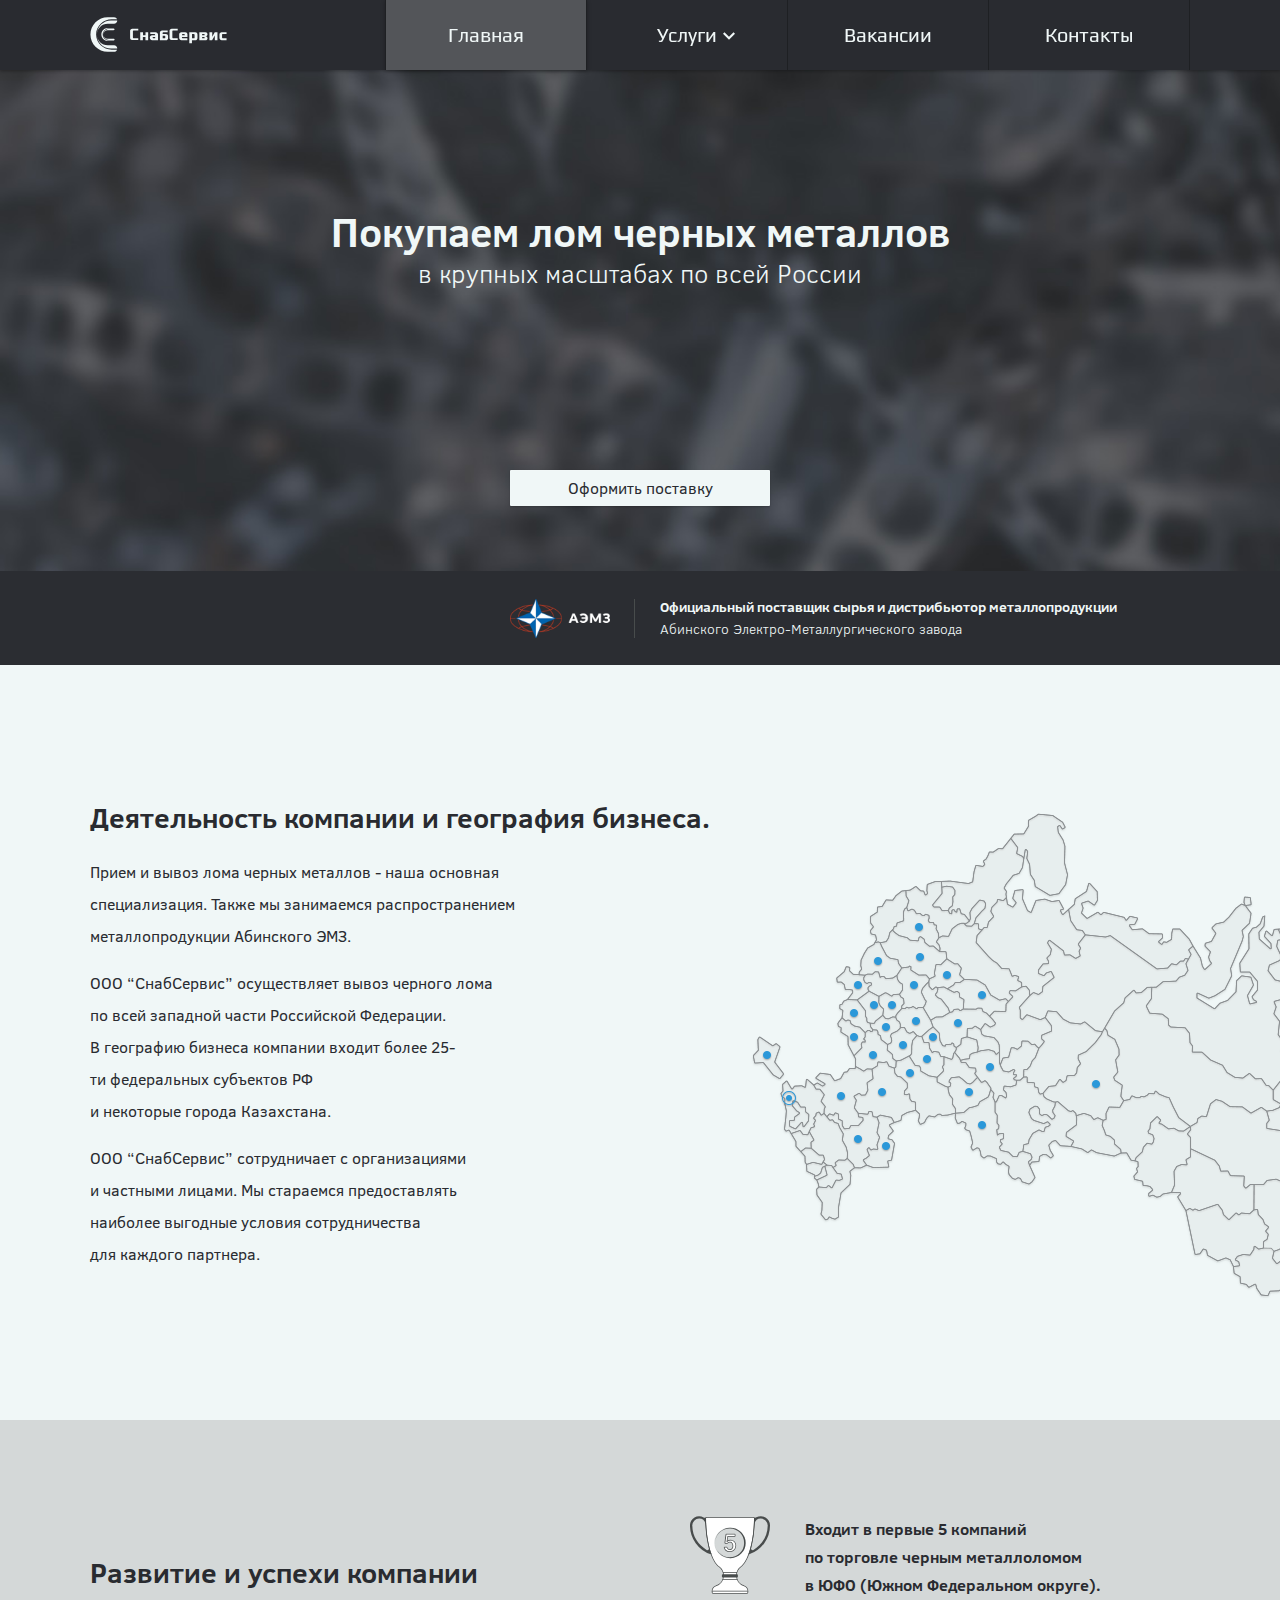
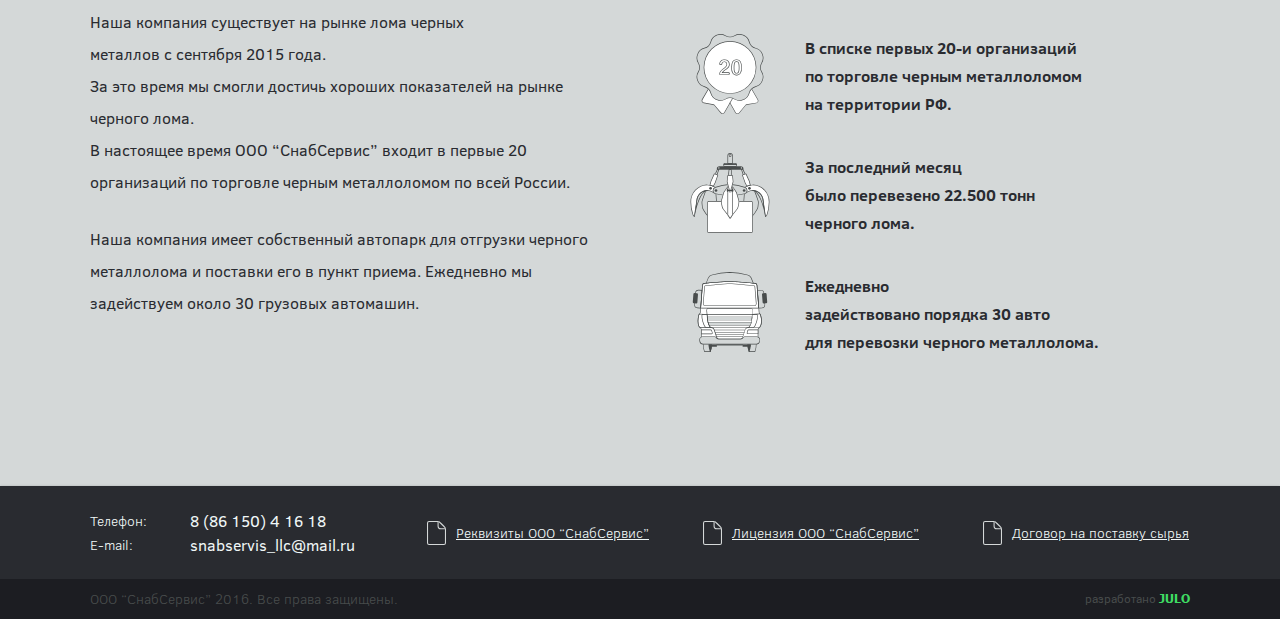
<file: pages/templates/pages/index.html>
<!DOCTYPE html>
<html lang="ru">
<head>
  <meta charset="UTF-8">
  <meta name="viewport" content="width=device-width, initial-scale=1.0">
  <link rel="shortcut icon" href="/static/pages/img/favicon.png" type="image/png">
  <title>СнабСервис - главная</title>
  <link rel="stylesheet" href="https://fonts.googleapis.com/css?family=Play&subset=latin,cyrillic">
  <link rel="stylesheet" href="/static/pages/css/style.css">
</head>
<body>
  <header>
    <div class="container">
      <nav class="clearfix">
        <div class="logo">
          <img src="/static/pages/img/logo__header--snabservice.svg" width="137" height="35" alt="CнабСервис. Трейдинговая компания.">
        </div>
        <ul class="menu">
          <li class="menu__item menu__item--active">
            <a class="menu__link" href="/">Главная</a>
          </li>
          <li class="menu__item">
            <a class="menu__link menu__link--services" href="/purchases/">Услуги</a>
            <ul class="menu__modal-window">
              <li class="menu__item menu__item--modal-window">
                <a class="menu__link menu__link--modal-window" href="/purchases/">Покупаем металлолом</a>
              </li>
              <li class="menu__item menu__item--modal-window">
                <a class="menu__link menu__link--modal-window" href="/sales/">Продаём металлические изделия</a>
              </li>
            </ul>
          </li>
          <li class="menu__item">
            <a class="menu__link" href="/vacancies/">Вакансии</a>
          </li>
          <li class="menu__item">
            <a class="menu__link" href="/contacts/">Контакты</a>
          </li>
        </ul>
      </nav>
    </div>
  </header>
  <main>
    <section class="introduction">
      <div class="container">
        <h1 class="page-title page-title--index">
          Покупаем лом черных металлов
          <p class="page-title__description">в крупных масштабах по всей России</p>
        </h1>
        <a class="btn btn--introduction" href="/purchases/#form">Оформить поставку</a>
      </div>
      <div class="partner">
        <div class="container">
          <div class="partner__logo">
            <img src="/static/pages/img/logo__partner--aemz.png" width="100" height="39" alt="АЭМЗ">
          </div>
          <p class="partner__text">
            <b class="partner__text--business">Официальный поставщик сырья и дистрибьютор металлопродукции</b>
            Абинского Электро-Металлургического завода
          </p>
        </div>
      </div>
    </section>
    <section class="business">
      <div class="container">
        <h2 class="index__title index__title--business">Деятельность компании и география бизнеса.</h2>
        <p class="index__text index__text--business">Прием и вывоз лома черных металлов - наша основная специализация. Также мы занимаемся распространением металлопродукции Абинского ЭМЗ.</p>
        <p class="index__text index__text--business">ООО “СнабСервис” осуществляет вывоз черного лома по&nbsp;всей&nbsp;западной&nbsp;части Российской Федерации. В&nbsp;географию&nbsp;бизнеса компании входит более&nbsp;25-ти&nbsp;федеральных&nbsp;субъектов РФ и&nbsp;некоторые&nbsp;города&nbsp;Казахстана.</p>
        <p class="index__text index__text--business">ООО “СнабСервис” сотрудничает с организациями и&nbsp;частными&nbsp;лицами. Мы стараемся предоставлять наиболее&nbsp;выгодные&nbsp;условия сотрудничества для&nbsp;каждого&nbsp;партнера.</p>
      </div>
    </section>
    <section class="achievements">
      <div class="container clearfix">
        <div class="achievements__description">
          <h2 class="index__title index__title--achievements">Развитие и успехи компании</h2>
          <p class="index__text index__text--achievements">Наша компания существует на рынке лома черных металлов&nbsp;с&nbsp;сентября 2015 года.</p>
          <p class="index__text index__text--achievements">За это время мы смогли достичь хороших показателей на рынке черного лома.</p>
          <p class="index__text index__text--achievements">В настоящее время ООО “СнабСервис” входит в первые 20 организаций по торговле черным металлоломом по всей России.</p>
          <p class="index__text index__text--achievements">Наша компания имеет собственный автопарк для отгрузки черного металлолома и поставки его в пункт приема. Ежедневно мы задействуем около 30 грузовых автомашин.</p>
        </div>
        <ul class="achievements__list">
          <li class="achievements__item">
            <div class="achievements__picture">
              <img src="/static/pages/img/icon__achievements--cup.svg" width="80" height="80" alt="">
            </div>
            <p class="achievements__text">Входит в первые 5 компаний по&nbsp;торговле&nbsp;черным металлоломом в&nbsp;ЮФО&nbsp;(Южном Федеральном округе).</p>
          </li>
          <li class="achievements__item">
            <div class="achievements__picture">
              <img src="/static/pages/img/icon__achievements--symbol.svg" width="80" height="80" alt="">
            </div>
            <p class="achievements__text">В списке первых 20-и организаций по&nbsp;торговле&nbsp;черным металлоломом на&nbsp;территории&nbsp;РФ.</p>
          </li>
          <li class="achievements__item">
            <div class="achievements__picture">
              <img src="/static/pages/img/icon__achievements--ship.svg" width="80" height="80" alt="">
            </div>
            <p class="achievements__text">За последний месяц было&nbsp;перевезено&nbsp;22.500 тонн черного&nbsp;лома.</p>
          </li>
          <li class="achievements__item">
            <div class="achievements__picture">
              <img src="/static/pages/img/icon__achievements--car.svg" width="80" height="80" alt="">
            </div>
            <p class="achievements__text">Ежедневно задействовано&nbsp;порядка&nbsp;30&nbsp;авто для&nbsp;перевозки черного металлолома.</p>
          </li>
        </ul>
      </div>
    </section>
  </main>
  <footer>
    <section class="contacts">
      <div class="container clearfix">
        <ul class="contacts__list contacts__list--main">
          <li class="contacts__item contacts__item--main">
            <span class="contacts__key contacts__key--main">Телефон:</span>
            <a class="contacts__value contacts__value--main" href="tel:88615041618">8 (86 150) 4 16 18</a>
          </li>
          <li class="contacts__item contacts__item--main">
            <span class="contacts__key contacts__key--main">E-mail:</span>
            <a class="contacts__value contacts__value--main" href="mailto:snabservis_llc@mail.ru">snabservis_llc@mail.ru</a>
          </li>
        </ul>
        <ul class="contacts__list contacts__list--links">
          <li class="contacts__item contacts__item--links">
            <a class="contacts__link" href="/static/pages/img/doc__footer--requisites.pdf" target="blank_">Реквизиты ООО “СнабСервис”</a>
          </li>
          <li class="contacts__item contacts__item--links">
            <a class="contacts__link" href="/static/pages/img/doc__footer--license.pdf" target="blank_">Лицензия ООО “СнабСервис”</a>
          </li>
          <li class="contacts__item contacts__item--links">
            <a class="contacts__link" href="/static/pages/img/doc__footer--contract.docx" target="blank_">Договор на поставку сырья</a>
          </li>
        </ul>
      </div>
    </section>
    <section class="copyright">
      <div class="container clearfix">
        <p class="copyright__text copyright__text--snabservice">ООО “СнабСервис” 2016. Все права защищены.</p>
        <p class="copyright__text copyright__text--julo">разработано <a class="copyright__text--julo-title" href="http://startjulo.ru/" target="blank_">Julo</a></p>
      </div>
    </section>
  </footer>
  <script src="/static/pages/js/script__index.js"></script>
</body>
</html>
</file>
<file: static/pages/css/style.css>
@font-face {
  font-family: "ClearSans Regular";
  font-weight: 400;
  font-style: normal;

  src: url("../fonts/ClearSans-Regular.ttf");
}

@font-face {
  font-family: "ClearSans Light";
  font-weight: 300;
  font-style: normal;

  src: url("../fonts/ClearSans-Light.ttf");
}

@font-face {
  font-family: "ClearSans Bold";
  font-weight: 700;
  font-style: normal;

  src: url("../fonts/ClearSans-Bold.ttf");
}

@font-face {
  font-family: "ClearSans Italic";
  font-weight: 400;
  font-style: italic;

  src: url("../fonts/ClearSans-Italic.ttf");
}

@font-face {
  font-family: "Tahoma Bold";
  font-weight: 700;
  font-style: normal;

  src: url("../fonts/Tahoma-Bold.ttf");
}

@font-face {
  font-family: "Lato Heavy";
  font-weight: 800;
  font-style: normal;

  src: url("../fonts/Lato-Heavy.ttf");
}

* {
  margin: 0;
  padding: 0;
}

body {
  background-color: #f0f7f7;

  color: #292b30;

  -webkit-font-smoothing: antialiased;
  font-family: "ClearSans Regular", "Arial", sans-serif;
  font-weight: 400;
  font-size: 20px;
  line-height: 24px;
}

h1 {
  font-family: "ClearSans Bold", "Arial", sans-serif;
  font-weight: 700;
  font-size: 28px;
  line-height: 42px;
}

h2 {
  font-size: 20px;
  line-height: 32px;
}

header {
  position: fixed;
  top: 0;
  width: 100%;
  z-index: 2;

  background-color: #292b30;

  box-shadow: 0 1px 3px 0 rgba(0, 0, 0, 0.3);
}

footer {
  box-shadow: 0 1px 3px 0 rgba(137, 141, 141, 1);
}

form {
  margin-left: 250px;
}

label {
  position: relative;

  display: block;
  box-sizing: border-box;
  width: 450px;

  font-size: 0;
}

.container {
  box-sizing: border-box;
  width: 1200px;
  padding: 0 50px;
  margin: 0 auto;
}

.logo {
  float: left;
  box-sizing: border-box;
  width: 137px;
  height: 70px;
  padding: 17px 0;
  overflow: hidden;
}

.logo img {
  transition: transform 0.6s ease;
}

.header--compact .logo img {
  transform: translateX(-38px);
}

.header--compact .logo {
  height: 45px;
  padding: 5px 0;
}

.header--compact .menu__link {
  height: 45px;
  padding: 10px 0;
}

.header--compact .menu__link--modal-window {
  height: 35px;
  padding: 0 26px;
}

.header--compact .menu__link::after {
  top: 20px;
}

.header--compact .menu__modal-window {
  top: 45px;
}

.clearfix::after {
  content: "";

  display: table;
  width: 100%;
  clear: both;
}

.menu {
  float: right;
  list-style: none;
  font-size: 0;
}

.menu__item {
  position: relative;

  display: inline-block;
  vertical-align: top;
  box-sizing: border-box;
  border-right: 1px solid #1e2023;
  font-size: 20px;
}

.menu__item:first-child {
  border-left: 1px solid #1e2023;
}

.menu__item--active {
  background-color: rgba(255, 255, 255, 0.2);

  box-shadow: 0 1px 4px 0 rgba(0, 0, 0, 0.3);
}

.menu__item--modal-window {
  display: block;
}

.menu__item:hover {
  background-color: #2b98d9;
}

.menu__link {
  display: block;
  box-sizing: border-box;
  width: 200px;
  height: 70px;
  padding: 23px 0;

  text-decoration: none;
  text-align: center;

  color: #f0f7f7;

  font-family: "Play", "Arial", sans-serif;
  font-size: 20px;
  line-height: 24px;
}

.menu__link--services::after {
  content: "";

  position: absolute;
  top: 32px;
  left: 136px;

  display: block;
  width: 12px;
  height: 8px;
  background: url("/static/pages/img/icon__menu--arrow.svg") no-repeat;
  background-size: 12px 8px;
}

.menu__link--modal-window {
  box-sizing: border-box;
  width: 330px;
  height: 35px;
  padding: 0 26px;
  border-bottom: 2px solid #484c4c;

  text-align: left;

  font-family: "Play", "Arial", sans-serif;
  font-size: 17px;
  line-height: 35px;
}

.menu__modal-window {
  display: none;
  border-top: 2px solid #484c4c;
  background-color: #292b30;

  position: absolute;
  top: 70px;
  left: 0;
  z-index: 1;
}

.menu__link--services:hover + .menu__modal-window,
.menu__modal-window:hover {
  display: block;
}

.page-title {
  text-align: center;
}

.page-title--services {
  box-sizing: border-box;
  padding-top: 146px;
  margin-bottom: 63px;
  border-bottom: 2px solid #2b98d9;

  font-family: "ClearSans Bold", "Arial", sans-serif;
  font-weight: 700;
  font-size: 28px;
  line-height: 42px;
}

.page-title--sales {
  padding-bottom: 77px;
}

.page-title--purchases {
  padding-bottom: 50px;
}

.page-title__manufacturer {
  font-family: "ClearSans Regular", "Arial", sans-serif;
  font-weight: 400;
  font-size: 20px;
  line-height: 30px;
}

.page-title__form-paragraph {
  margin-top: 94px;

  font-family: "ClearSans Light", "Arial", sans-serif;
  font-weight: 300;
  font-size: 16px;
  line-height: 30px;
}

.page-title__link {
  color: #2b98d9;

  font-family: "ClearSans Regular", "Arial", sans-serif;
  font-weight: 400;
  font-size: 16px;
  line-height: 30px;
}

.callback__link {
  display: block;
  margin-bottom: 72px;

  text-align: center;

  color: #2b98d9;

  font-family: "ClearSans Regular", "Arial", sans-serif;
  font-weight: 400;
  font-size: 20px;
  line-height: 50px;
}

.requisites {
  position: relative;

  padding-bottom: 77px;

  background-color: #292b30;

  overflow: hidden;
}

.requisites__title {
  padding-top: 83px;
  margin-bottom: 70px;

  color: #f0f7f7;

  font-size: 28px;
  line-height: 42px;
}

.requisites__list {
  list-style: none;
}

.requisites__item {
  margin-bottom: 28px;
}

.requisites__item:last-of-type {
  margin-bottom: 0;
}

.requisites__key {
  display: inline-block;
  vertical-align: top;
  width: 300px;

  color: #f0f7f7;

  font-family: "ClearSans Light", "Arial", sans-serif;
  font-weight: 300;
  font-size: 20px;
  line-height: 50px;
}

.requisites__value {
  display: inline-block;
  vertical-align: top;
  width: 350px;
  padding: 11px 0;

  color: #f0f7f7;

  font-family: "ClearSans Regular", "Arial", sans-serif;
  font-weight: 400;
  font-size: 22px;
  line-height: 30px;
}

.requisites .container {
  position: relative;
}

.map {
  position: absolute;
  left: 60%;
  bottom: -230px;
  top: -230px;

  width: 1217px;

  background: url("../img/bg__map--static.jpg") no-repeat -300px center;
  background-size: contain;
}

.map__mask {
  position: absolute;
  top: 46px;
  left: 0;
  z-index: 1;
  transform: scale(1.1);
  display: none;
}

.callback {
  padding-top: 73px;
}

.callback__title {
  margin-bottom: 56px;

  text-align: center;

  font-family: "ClearSans Bold", "Arial", sans-serif;
  font-weight: 700;
  font-size: 28px;
  line-height: 42px;
}

.form-section--callback .form__label--email {
  margin-bottom: 15px;
}

.form-section--callback .form__label:last-of-type {
  margin-bottom: 20px;
}

.btn--callback {
  display: block;
}

.form-section__title {
  margin-bottom: 85px;

  text-align: center;

  font-family: "ClearSans Bold", "Arial", sans-serif;
  font-weight: 700;
  font-size: 28px;
  line-height: 42px;
}

.goods > .container::before {
  content: "";

  display: block;
  height: 2px;

  margin-bottom: 74px;

  background-color: #2b98d9;
}

.goods__menu {
  float: left;
  width: 200px;
  margin-top: 113px;
  list-style: none;
}

.goods__menu--fixed {
  position: fixed;
  top: 0;
  margin-top: 80px;
}

.goods__item {
  margin-bottom: 25px;
}

.goods__item:nth-last-child(2) {
  margin-bottom: 65px;
}

.goods__item:last-child {
  margin-bottom: 0;
}

.goods__item--active {
  position: relative;
}

.goods__item--active .goods__link {
  color: #2b98d9;
}

.goods__item--active::before {
  content: "";
  position: absolute;
  left: -8px;
  top: 50%;
  transform: translateY(-50%);
  width: 4px;
  height: 30px;

  background-color: #2b98d9;
}

.goods__link {
  text-decoration: none;

  color: #141319;

  font-family: "ClearSans Regular", "Arial", sans-serif;
  font-weight: 400;
  font-size: 20px;
  line-height: 30px;
}

.goods__link--form {
  display: block;
  width: 200px;
  margin-left: -25px;

  background-color: #e6ebeb;

  text-align: center;
  font-family: "ClearSans Regular", "Arial", sans-serif;
  font-weight: 400;
  font-size: 14px;
  line-height: 35px;
}

.goods__sections {
  float: right;
  width: 900px;
}

.goods__section {
  margin-bottom: 77px;
  border-bottom: 2px solid #2b98d9;
}

.goods__section:last-of-type {
  margin-bottom: 180px;
  border-bottom: none;
}

.goods__title {
  margin-bottom: 72px;

  text-align: center;

  font-family: "ClearSans Regular", "Arial", sans-serif;
  font-weight: 400;
  font-size: 40px;
  line-height: 42px;
}

.goods__table {
  width: 100%;
  margin-bottom: 90px;

  border-collapse: collapse;
}

.goods__table--cart {
  margin-bottom: 35px;
}

.goods__table--cart:last-child {
  margin-bottom: 60px;
}

.goods__caption {
  padding: 14px 0;

  background-color: #e6ebeb;

  text-align: center;

  font-family: "ClearSans Bold", "Arial", sans-serif;
  font-weight: 700;
  font-size: 34px;
  line-height: 42px;
}

.goods__header {
  box-sizing: border-box;
  height: 50px;
  border-top: 1px solid transparent;
  border-right: 1px solid transparent;

  background-color: #e6ebeb;

  font-family: "ClearSans Regular", "Arial", sans-serif;
  font-weight: 400;
  font-size: 16px;
  line-height: 42px;
}

.goods__header:first-of-type {
  border-left: 1px solid #e6ebeb;
}

.goods__header:last-of-type {
  border-right: none;
}

.goods__parameter {
  position: relative;

  box-sizing: border-box;
  min-width: 150px;
  height: 65px;
  border: 1px solid #b5daee;

  background-color: #f0f7f7;

  vertical-align: top;
  text-align: center;

  font-family: "ClearSans Bold", "Arial", sans-serif;
  font-weight: 700;
  font-size: 20px;
  line-height: 65px;
}

.goods__value--amount {
  box-sizing: border-box;
  margin-right: 33px;

  text-align: center;
}

.goods__arrow {
  position: absolute;
  right: 0;

  width: 32px;
  height: 32px;

  cursor: pointer;

  background: url("/static/pages/img/icon__amount--arrow.svg") no-repeat center;
  background-size: 16px 8px;
}

.goods__arrow--up {
  top: 0;
  height: 34px;
  border-top: 1px solid #b5daee;
  border-right: 1px solid #b5daee;

  transform: rotate(180deg);
}

.goods__arrow--down {
  bottom: 0;
  border-left: 1px solid #b5daee;
}

.goods__parameter--selected {
  border-color: #2b98d9;
  color: #f0f7f7;
  background-color: #2b98d9;
}

.goods__parameter--selected.goods__parameter--amount {
  border-color: #b5daee;
  color: #141319;
  background-color: #f0f7f7;
}

.goods__parameter--selected .goods__value--amount {
  border: 1px solid #2b98d9;
}

.goods__parameter--selected.goods__value--amount {
  border: 1px solid #2b98d9;
}

.goods__element:hover .goods__arrow {
  border-color: #2b98d9;
  background-image: url("../img/icon__amount--on-line-hover-arrow.svg");
}

.goods__element:hover .goods__parameter--amount {
  border-right-color: #2b98d9;
}

.goods__element:hover .goods__parameter--amount.goods__parameter--selected {
  border-right-color: #b5daee;
}

.goods__parameter--selected.goods__parameter--amount .goods__arrow {
  border-color: #b5daee;
  background-image: url("../img/icon__amount--on-hover-arrow.svg");
  background-color: #2b98d9;
}

.goods__parameter--selected.goods__parameter--amount .goods__arrow:hover {
  background-color: #54acdf;
}

.goods__element .goods__arrow:hover {
  background: url("/static/pages/img/icon__amount--on-hover-arrow.svg") no-repeat center;
  background-color: #2b98d9;
}

.form-section {
  padding-top: 75px;
  padding-bottom: 105px;

  background-color: #d4d8d8;
}

.form__text {
  position: relative;

  display: inline-block;
  vertical-align: top;
  width: 150px;

  font-family: "ClearSans Bold", "Arial", sans-serif;
  font-weight: 700;
  font-size: 16px;
  line-height: 24px;
}

.form__text::after {
  position: absolute;
  top: 25px;
  left: 0;

  font-family: "ClearSans Regular", "Arial", sans-serif;
  font-weight: 400;
  font-size: 12px;
  line-height: 18px;
}

.form__text--station::after {
  content: "(Название, код станции)";
}

.form__text--address::after {
  content: "(Город, улица, дом)";
}

.form__info-block {
  display: none;

  position: absolute;
  left: 500px;
  top: 50%;
  transform: translateY(-50%);
  box-sizing: border-box;
  width: 300px;
  border: 1px solid #2b98d9;
  padding: 12px 25px;
  background-color: #f0f7f7;

  font-family: "ClearSans Regular", "Arial", sans-serif;
  font-weight: 400;
  font-size: 14px;
  line-height: 20px;
}

.form__text--info-block {
  width: 100%;

  font-size: 14px;
  line-height: 20px;
}

.form__text--message {
  vertical-align: top;
}

.form__text--documents::after {
  content: "(документы организации или копию паспорта)";
}

.form-section--application .form__text--documents::after {
  content: "(фото или копию паспорта, резюме)";
}

.form-section--purchases .form__text--documents::after {
  content: "(документы организации или копию паспорта, фото и/или видео предлагаемого сырья)";
}

.form__text--amount::after {
  content: "(20 т минимум)";
}

.form__text--category::after {
  content: "(Возможен выбор нескольких позиций)";
}

.form__text--info-block {

}

.form__label {
  position: relative;
  margin-bottom: 15px;
}

.form__label--patronym,
.form__label--delivery,
.form__label--email,
.form__label--street {
  margin-bottom: 35px;
}

.form__label:last-of-type {
  margin-bottom: 50px;
}

.form-section--application .form__label:last-of-type {
  margin-bottom: 25px;
}

.form__label--message {
  margin-bottom: 25px;
}

.form__label--station {
  display: none;
  margin-top: -20px;
  margin-bottom: 35px;
}

.form__label--address {
  display: none;
  margin-top: -20px;
  margin-bottom: 35px;
}

.btn {
  -webkit-appearance: none;
  width: 200px;
  border: none;
  margin-left: 200px;

  cursor: pointer;

  background-color: #2b98d9;

  box-shadow: 0 1px 2px 0 rgba(0, 0, 0, 0.3);

  color: #f0f7f7;

  font-family: "ClearSans Regular", "Arial", sans-serif;
  font-weight: 400;
  font-size: 16px;
  line-height: 34px;
}

.btn:active {
  box-shadow: none;
  outline: none;
}

.btn::-moz-focus-inner {
  border: 0;
}

.btn:hover {
  background-color: #4ca5d9;
}

.form__input {
  box-sizing: border-box;
  width: 300px;
  min-width: 300px;
  max-width: 300px;
  min-height: 30px;
  padding: 3px 10px;

  border-radius: 2px;
  border: 1px solid #6d7373;

  background-color: #f0f7f7;

  font-family: "ClearSans Bold", "Arial", sans-serif;
  font-weight: 700;
  font-size: 14px;
  line-height: 18px;
}

.form__input--select-disabled {
  font-family: "ClearSans Regular", "Arial", sans-serif;
  font-weight: 400;
}

.form__input:focus {
  outline: none;
  border-color: #2b98d9;
}

.form__label--invalid .form__input {
  border-color: #fa5a4b;
  background-color: #fff4f2;
  box-shadow: inset 0 0 4px 0 rgba(250, 90, 75, 0.2);
}

.form__alert {
  margin-bottom: 50px;
  text-align: center;
  color: #fa5a4b;
}

.form__label--documents {
  width: 100%;
}

.form__input--message {
  min-height: 109px;
}

.form__input--delivery,
.form__input--vacancie {
  height: 34px;
}

.form__input--documents {
  display: none;
}

.form__input--file {
  position: relative;

  display: inline-block;
  vertical-align: middle;

  height: 109px;

  background-color: transparent;
  cursor: pointer;
}

.form__input--file::before {
  content: "";

  position: absolute;
  top: 50%;
  left: 50%;
  transform: translate(-50%, -50%);

  width: 31px;
  height: 31px;

  background-image: linear-gradient(to top, transparent 0, transparent 15px, #6d7373 15px, #6d7373 16px, transparent 16px, transparent 31px),
                    linear-gradient(to right, transparent 0, transparent 15px, #6d7373 15px, #6d7373 16px, transparent 16px, transparent 31px);
}

.form__input--file:hover::before {
  background-image: linear-gradient(to top, transparent 0, transparent 15px, #2b98d9 15px, #2b98d9 16px, transparent 16px, transparent 31px),
                    linear-gradient(to right, transparent 0, transparent 15px, #2b98d9 15px, #2b98d9 16px, transparent 16px, transparent 31px);
}

.form__input--file::after {
  content: "Нажмите для выбора файла";

  position: absolute;
  bottom: 10px;
  left: 0;

  width: 100%;

  text-align: center;

  font-family: "ClearSans Regular", "Arial", sans-serif;
  font-weight: 400;
  font-size: 13px;
  line-height: 18px;
}

.form__input--file:hover::after {
  display: none;
}

.form__icon {
  position: relative;
  display: inline-block;
  vertical-align: middle;
  margin-left: 50px;

  text-align: center;

  font-size: 12px;
  line-height: 18px;
}

.form__icon::before {
  content: "";
  display: block;
  width: 51px;
  height: 63px;
  margin: 0 auto;

  background: url("../img/icon__documents--bg.svg") no-repeat;
  background-size: 100% 100%;
}

.form__icon::after {
  content: "";
  position: absolute;
  left: 50%;
  top: 30px;
  transform: translate(-50%, -50%);

  width: 42px;

  background-size: 100% 100%;
  background-repeat: no-repeat;
}

.form__icon--image::after {
  height: 18px;

  background-image: url("../img/icon__documents--image.svg");
}

.form__icon--application::after {
  height: 36px;

  background-image: url("../img/icon__documents--application.svg");
}

.form__icon--video::after {
  height: 36px;

  background-image: url("../img/icon__documents--video.svg");
}

.form__input--amount {
  box-sizing: border-box;
  width: 100px;
  min-width: auto;
  max-width: auto;
  height: 65px;
  border: none;
  background-color: transparent;
  text-align: center;

  font-family: "ClearSans Bold", "Arial", sans-serif;
  font-weight: 700;
  font-size: 20px;
  line-height: 65px;
}

.form__input--amount:disabled {
  color: #292b30;
}

.copyright__text {
  color: #f0f7f7;

  font-family: "ClearSans Regular", "Arial", sans-serif;
  font-weight: 400;
  font-size: 16px;
  line-height: 18px;
}

.vacancies {
  padding-top: 85px;
  padding-bottom: 90px;

  font-size: 0;
}

.vacancie {
  display: inline-block;
  vertical-align: top;
  padding-right: 50px;
  padding-top: 45px;
  padding-bottom: 45px;

  box-sizing: border-box;
  width: 50%;
}

.vacancie:nth-of-type(2n) {
  padding-left: 50px;
  padding-right: 0;
  border-left: 2px solid #2b98d9;
}

.page-title--vacancies {
  padding-top: 70px;
  margin-bottom: 85px;
}

.vacancie__position {
  margin-bottom: 20px;

  font-family: "Lato Heavy", "Arial", sans-serif;
  font-weight: 800;
  font-size: 26px;
  line-height: 50px;
}

.vacancie__parameters {
  list-style: none;
}

.vacancie__parameter {
  margin-bottom: 38px;

  font-size: 0;
}

.vacancie__key {
  display: inline-block;
  vertical-align: top;
  width: 200px;

  color: #484c4c;

  font-family: "ClearSans Light", "Arial", sans-serif;
  font-weight: 300;
  font-size: 20px;
  line-height: 33px;
}

.vacancie__value {
  display: inline-block;
  vertical-align: top;

  font-family: "ClearSans Regular", "Arial", sans-serif;
  font-weight: 400;
  font-size: 22px;
  line-height: 33px;
}

.about__product .container {
  padding-left: 250px;
}

.about__specialization {
  padding-left: 200px;
  padding-bottom: 86px;
  border-bottom: 2px solid #2b98d9;
}

.about__price {
  padding-left: 200px;
  padding-top: 72px;
  padding-bottom: 86px;
  border-bottom: 2px solid #2b98d9;
}

.about__title {
  margin-bottom: 27px;

  font-family: "ClearSans Bold", "Arial", sans-serif;
  font-weight: 700;
  font-size: 28px;
  line-height: 42px;
}

.about__title--price {
  width: 640px;
  margin-bottom: 10px;
}

.about__text {
  font-family: "ClearSans Regular", "Arial", sans-serif;
  font-weight: 400;
  font-size: 16px;
  line-height: 28px;
}

.about__text--product {
  width: 700px;
  margin-bottom: 85px;
}

.about__text--specialization {
  width: 610px;
}

.about__text--bold {
  font-family: "ClearSans Bold", "Arial", sans-serif;
  font-weight: 700;
}

.about__text--summary {
  font-family: "ClearSans Italic", "Arial", sans-serif;
}

.about__title--certification {
  padding: 25px 0;
  margin-bottom: 0;

  background-color: #d4d8d8;

  font-family: "ClearSans Regular", "Arial", sans-serif;
  font-weight: 400;
  font-size: 16px;
  line-height: 26px;
}

.about__title--certification .container {
  padding-left: 250px;
}

.about__list--price {
  padding-left: 20px;
  margin-bottom: 24px;

  font-family: "ClearSans Bold", "Arial", sans-serif;
  font-weight: 700;
  font-size: 16px;
  line-height: 28px;
}

.about__list--certification {
  padding-top: 47px;
  margin-bottom: 88px;

  list-style: none;

  background-color: #e7eeee;

  font-size: 0;
}

.about__list--assortiment {
  margin-bottom: 32px;

  list-style: none;
}

.about__item--certification {
  display: inline-block;
  vertical-align: top;
  box-sizing: border-box;
  width: 33%;
  padding: 0 50px;
  margin-bottom: 45px;
}

.about__link--certification {
  color: #141319;

  font-family: "ClearSans Italic", "Arial", sans-serif;
  font-weight: 400;
  font-style: italic;
  font-size: 0;
  line-height: 20px;
}

.about__picture--certification {
  display: inline-block;
  vertical-align: middle;
  margin-right: 10px;

  font-size: 0;
  line-height: 0;
}

.about__text--certification {
  display: inline-block;
  vertical-align: middle;
  width: 200px;

  text-decoration: underline;
  font-size: 12px;
  line-height: 20px;
}

.about__text--price {
  width: 590px;
  margin-bottom: 28px;
}

.about__text--link {
  color: #2b98d9;

  font-family: "ClearSans Italic", "Arial", sans-serif;
  font-weight: 400;
  font-style: italic;
  font-size: 16px;
  line-height: 28px;
}

.about__assortiment .container {
  padding-left: 250px;
}

.about__title--assortiment {
  margin-bottom: 30px;

  line-height: 36px;
}

.about__key {
  font-family: "ClearSans Regular", "Arial", sans-serif;
  font-weight: 400;
  font-size: 16px;
  line-height: 28px;
}

.about__value {
  font-family: "ClearSans Bold", "Arial", sans-serif;
}

.about__list--assortiment + .about__text--assortiment {
  margin-bottom: 75px;
}

h3.about__title--assortiment {
  margin-bottom: 10px;

  font-size: 24px;
  line-height: 32px;
}

.about > section:last-of-type {
  padding-bottom: 39px;
}

.about--purchases > section:last-of-type {
  padding-bottom: 86px;
}

.contacts {
  padding-top: 25px;
  padding-bottom: 18px;

  background-color: #292b30;
}

.contacts .container {
  font-size: 0;
}

.contacts__list {
  display: inline-block;
  vertical-align: middle;
  margin: 0;

  list-style: none;
}

.contacts__list--main {
  margin-right: 24px;
}

.contacts__list--links {
  position: relative;
  bottom: 3px;
}

.contacts__item--main {
  font-size: 0;
}

.contacts__item--links {
  display: inline-block;
  vertical-align: middle;
  width: 270px;
  text-align: right;
}

.contacts__key--main {
  display: inline-block;
  vertical-align: top;
  width: 100px;

  color: #f0f7f7;

  font-family: "ClearSans Light", "Arial", sans-serif;
  font-weight: 300;
  font-size: 14px;
  line-height: 18px;
}

.contacts__value--main {
  display: inline-block;
  vertical-align: top;

  text-decoration: none;

  color: #f0f7f7;

  font-family: "ClearSans Regular", "Arial", sans-serif;
  font-weight: 400;
  font-size: 16px;
  line-height: 18px;
}

.contacts__link {
  color: #f0f7f7;

  font-family: "ClearSans Light", "Arial", sans-serif;
  font-weight: 300;
  font-size: 14px;
  line-height: 50px;
}

.contacts__link:hover {
  color: #2b98d9;
}

.contacts__link::before {
  content: "";
  position: relative;
  bottom: 1px;
  display: inline-block;
  vertical-align: middle;
  width: 19px;
  height: 24px;
  margin-right: 10px;
  background: url("../img/icon__footer--document.svg") no-repeat center;
}

.contacts__link:hover::before {
  background: url("../img/icon__footer--document-onhover.svg") no-repeat center;
}

.copyright {
  background-color: #1c1d22;
}

.copyright__text--snabservice {
  float: left;

  color: #484c4c;

  font-family: "ClearSans Light", "Arial", sans-serif;
  font-weight: 300;
  font-size: 14px;
  line-height: 40px;
}

.copyright__text--julo {
  float: right;

  color: #484c4c;

  font-family: "ClearSans Regular", "Arial", sans-serif;
  font-weight: 400;
  font-size: 12px;
  line-height: 40px;
}

.copyright__text--julo-title {
  text-decoration: none;
  text-transform: uppercase;

  color: #3fdb63;

  font-family: "Tahoma Bold", "Arial", sans-serif;
  font-weight: 700;
  font-size: 12px;
  line-height: 40px;
}

.introduction {
  padding-top: 208px;

  background: url("../img/bg__introduction.jpg") no-repeat;
  background-size: cover;
}

.page-title--index {
  margin-bottom: 180px;

  color: #f0f7f7;

  font-family: "ClearSans Bold", "Arial", sans-serif;
  font-weight: 700;
  font-size: 40px;
  line-height: 48px;
}

.page-title--requirements {
  margin-bottom: 85px;
}

.page-title__description {
  font-family: "ClearSans Light", "Arial", sans-serif;
  font-weight: 300;
  font-size: 26px;
  line-height: 34px;
}

.btn--introduction {
  display: block;
  width: 260px;
  margin: 0 auto;
  margin-bottom: 65px;

  background-color: #f0f7f7;
  box-shadow: 0 1px 2px 0 rgba(0, 0, 0, 0.2),
              inset 0 1px 1px 0 rgba(255, 255, 255, 0.1);
  border-radius: 1px;

  text-decoration: none;
  text-align: center;

  color: #292b30;

  font-family: "ClearSans Regular", "Arial", sans-serif;
  font-weight: 400;
  font-size: 16px;
  line-height: 36px;
}

.btn--introduction:hover {
  background-color: #2b98d9;
  color: #f0f7f7;
}

.partner {
  padding: 25px 0;
  background-color: #2b2d32;
}

.partner .container {
  font-size: 0;
}

.partner__logo {
  display: inline-block;
  vertical-align: middle;
  margin-right: 25px;
  margin-left: 420px;
  padding-right: 24px;
  border-right: 1px solid #484c4c;

  font-size: 14px;
  line-height: 5px;
}

.partner__text {
  display: inline-block;
  vertical-align: middle;
  width: 500px;

  color: #f0f7f7;

  font-family: "ClearSans Light", "Arial", sans-serif;
  font-weight: 300;
  font-size: 14px;
  line-height: 22px;
}

.partner__text--business {
  font-family: "ClearSans Bold", "Arial", sans-serif;
  font-weight: 700;
}

.business {
  background: url("../img/bg__business--map.png") no-repeat;
  background-position: 750px 50px;
}

.business .container {
  position: relative;
  padding: 135px 50px;
}

.business__map {
  position: absolute;
  left: 600px;
  top: -50px;
}

.index__title {
  margin-bottom: 20px;

  font-family: "ClearSans Bold", "Arial", sans-serif;
  font-weight: 700;
  font-size: 28px;
  line-height: 36px;
}

.index__text {
  font-size: 16px;
  line-height: 32px;
}

.index__text--business {
  width: 450px;
  margin-bottom: 15px;
}

.achievements {
  padding: 95px 0;

  background-color: #d4d8d8;
}

.achievements__description {
  float: left;
  padding-top: 40px;
}

.index__title--achievements {
  margin-bottom: 15px;
}

.index__text--achievements {
  width: 500px;
}

.index__text--achievements:last-of-type {
  margin-top: 25px;
}

.achievements__list {
  float: right;
  padding-right: 50px;
  list-style: none;
}

.achievements__item {
  width: 450px;
  margin-bottom: 35px;
}

.achievements__picture {
  display: inline-block;
  vertical-align: middle;
  margin-right: 30px;
}

.achievements__text {
  display: inline-block;
  vertical-align: middle;
  width: 300px;

  font-family: "ClearSans Bold", "Arial", sans-serif;
  font-weight: 700;
  font-size: 16px;
  line-height: 28px;
}

.contacts-info {
  padding-top: 148px;
}

.page-title--contacts-info {
  margin-bottom: 70px;
}

.contacts-info__list {
  margin-left: 350px;
  margin-bottom: 63px;
  list-style: none;
}

.contacts-info__key {
  display: inline-block;
  vertical-align: top;
  width: 200px;

  color: #484c4c;

  font-family: "ClearSans Light", "Arial", sans-serif;
  font-weight: 300;
  font-size: 20px;
  line-height: 50px;
}

.contacts-info__value {
  display: inline-block;
  vertical-align: top;

  text-decoration: none;

  color: #191919;

  font-family: "ClearSans Bold", "Arial", sans-serif;
  font-weight: 700;
  font-size: 22px;
  line-height: 50px;
}

.requirements {
  padding-top: 64px;
  padding-bottom: 222px;
}

.requirements__designations {
  width: 100%;
  margin-bottom: 30px;
  border-collapse: collapse;
}

.requirements__caption {
  background-color: #c9e4f1;

  font-size: 16px;
  line-height: 41px;
}

.requirements__table-header {
  border: 1px solid #c9e4f1;

  font-family: "ClearSans Bold", "Arial", sans-serif;
  font-weight: 700;
  font-size: 16px;
  line-height: 50px;
}

.requirements__table-header--designations::before {
  content: "";

  display: inline-block;
  vertical-align: middle;
  margin-right: 15px;

  background-repeat: no-repeat;
}

.requirements__table-header--size::before {
  width: 24px;
  height: 24px;

  background-image: url("../img/icon__designations--size.svg");
}

.requirements__table-header--length::before {
  width: 42px;
  height: 7px;

  background-image: url("../img/icon__designations--length.svg");
}

.requirements__table-header--weight::before {
  width: 24px;
  height: 19px;

  background-image: url("../img/icon__designations--weight.svg");
}

.requirements__table-header--diameter::before {
  width: 18px;
  height: 18px;

  background-image: url("../img/icon__designations--diameter.svg");
}

.requirements__table-header--thickness::before {
  width: 8px;
  height: 24px;

  background-image: url("../img/icon__designations--thickness.svg");
}

.requirements__table {
  width: 100%;
  border-collapse: collapse;
}

.requirements__table-header--main {
  box-sizing: border-box;
  height: 50px;

  border: 1px solid #f0f7f7;
  border-bottom: none;
  border-top: none;

  background-color: #e6ebeb;

  line-height: 18px;
}

.requirements__table-header--main:first-of-type {
  border-left: none;
}

.requirements__table-header--main:last-of-type {
  border-right: none;
}

.requirements__parameter {
  box-sizing: border-box;
  width: 150px;
  padding: 14px 24px;
  border: 1px solid #c9e4f1;
  font-size: 0;
}

.requirements__parameter--gabarites {
  width: 650px;
}

.requirements__parameter--category {
  vertical-align: top;
  padding: 40px 0;
  padding-bottom: 0;
  text-align: center;

  font-family: "ClearSans Bold", "Arial", sans-serif;
  font-weight: 700;
  font-size: 40px;
  line-height: 44px;
}

.requirements__parameter--polution {
  text-align: center;
  vertical-align: middle;

  font-family: "ClearSans Bold", "Arial", sans-serif;
  font-weight: 700;
  font-size: 20px;
  line-height: 42px;
}

.requirements__parameter--price {
  text-align: center;
  vertical-align: middle;

  font-family: "ClearSans Bold", "Arial", sans-serif;
  font-weight: 700;
  font-size: 20px;
  line-height: 42px;
}

.requirements__section {
  display: inline-block;
  vertical-align: middle;
  box-sizing: border-box;
  max-width: 400px;
}

.requirements__section:first-child {
  padding-right: 40px;
  border-right: 1px solid #c9e4f1;
}

.requirements__section:last-child {
  padding-left: 40px;
}

.requirements__text {
  max-width: 500px;

  font-size: 20px;
  line-height: 32px;
}

.requirements__text--description {
  margin-bottom: 10px;
}

.requirements__text .requirements__text--designations {
  margin-right: 40px;
}

.requirements__text--designations {
  font-family: "ClearSans Bold", "Arial", sans-serif;
  font-weight: 700;
  font-size: 20px;
  line-height: 26px;
}

.requirements__text--collation {
  margin-right: 10px;
}

.requirements__text--designations::before {
  content: "";

  display: inline-block;
  vertical-align: middle;
  margin-right: 10px;

  background-repeat: no-repeat;
}

.requirements__text--size::before {
  width: 24px;
  height: 24px;

  background-image: url("../img/icon__designations--size.svg");
}

.requirements__text--length::before {
  width: 42px;
  height: 7px;

  background-image: url("../img/icon__designations--length.svg");
}

.requirements__text--diameter::before {
  width: 18px;
  height: 18px;

  background-image: url("../img/icon__designations--diameter.svg");
}

.requirements__text--thickness::before {
  width: 8px;
  height: 24px;

  background-image: url("../img/icon__designations--thickness.svg");
}

.requirements__text--weight::before {
  width: 24px;
  height: 19px;

  background-image: url("../img/icon__designations--weight.svg");
}

.requirements__text--category-type {
  font-size: 24px;
  line-height: 30px;
}

.requirements__text--warning {
  padding-top: 10px;
  font-size: 16px;
}

.requirements__text--density-level {
  font-family: "ClearSans Bold", "Arial", sans-serif;
  font-weight: 700;
}

.form-section__title--purchases {
  padding-left: 250px;
  margin-bottom: 45px;
  text-align: left;
}

.ruble {
  font-family: "PT Sans", serif;
}

.cart {
  display: none;
  margin-bottom: 90px;
}

.cart__title {
  margin-bottom: 45px;

  text-align: center;

  font-family: "ClearSans Regular", "Arial", sans-serif;
  font-weight: 400;
  font-size: 24px;
  line-height: 42px;
}

.cart__sum {
  text-align: right;

  font-family: "ClearSans Regular", "Arial", sans-serif;
  font-weight: 400;
  font-size: 34px;
  line-height: 42px;
}

.cart__sum--value {
  font-family: "ClearSans Bold", "Arial", sans-serif;
  font-weight: 700;
}

.jsShow {
  display: block;
}

.jsHide {
  display: none;
}

.jsInnerWrapper {
  display: inline-block;
}

.jsFixed {
  position: fixed;
}

.jsGoodHoverBorder {
  position: absolute;
  z-index: 1;
  box-sizing: border-box;
  background-color: #2b98d9;
}

.jsGoodHoverBorder--Top {
  top: 0;
  height: 1px;
}

.jsGoodHoverBorder--Bottom {
  bottom: 0;
  height: 1px;
}

.jsGoodHoverBorder--Left {
  top: 0;
  width: 1px;
}

.jsGoodHoverBorder--Right {
  top: 0;
  right: 0;
  width: 1px;
}
</file>
